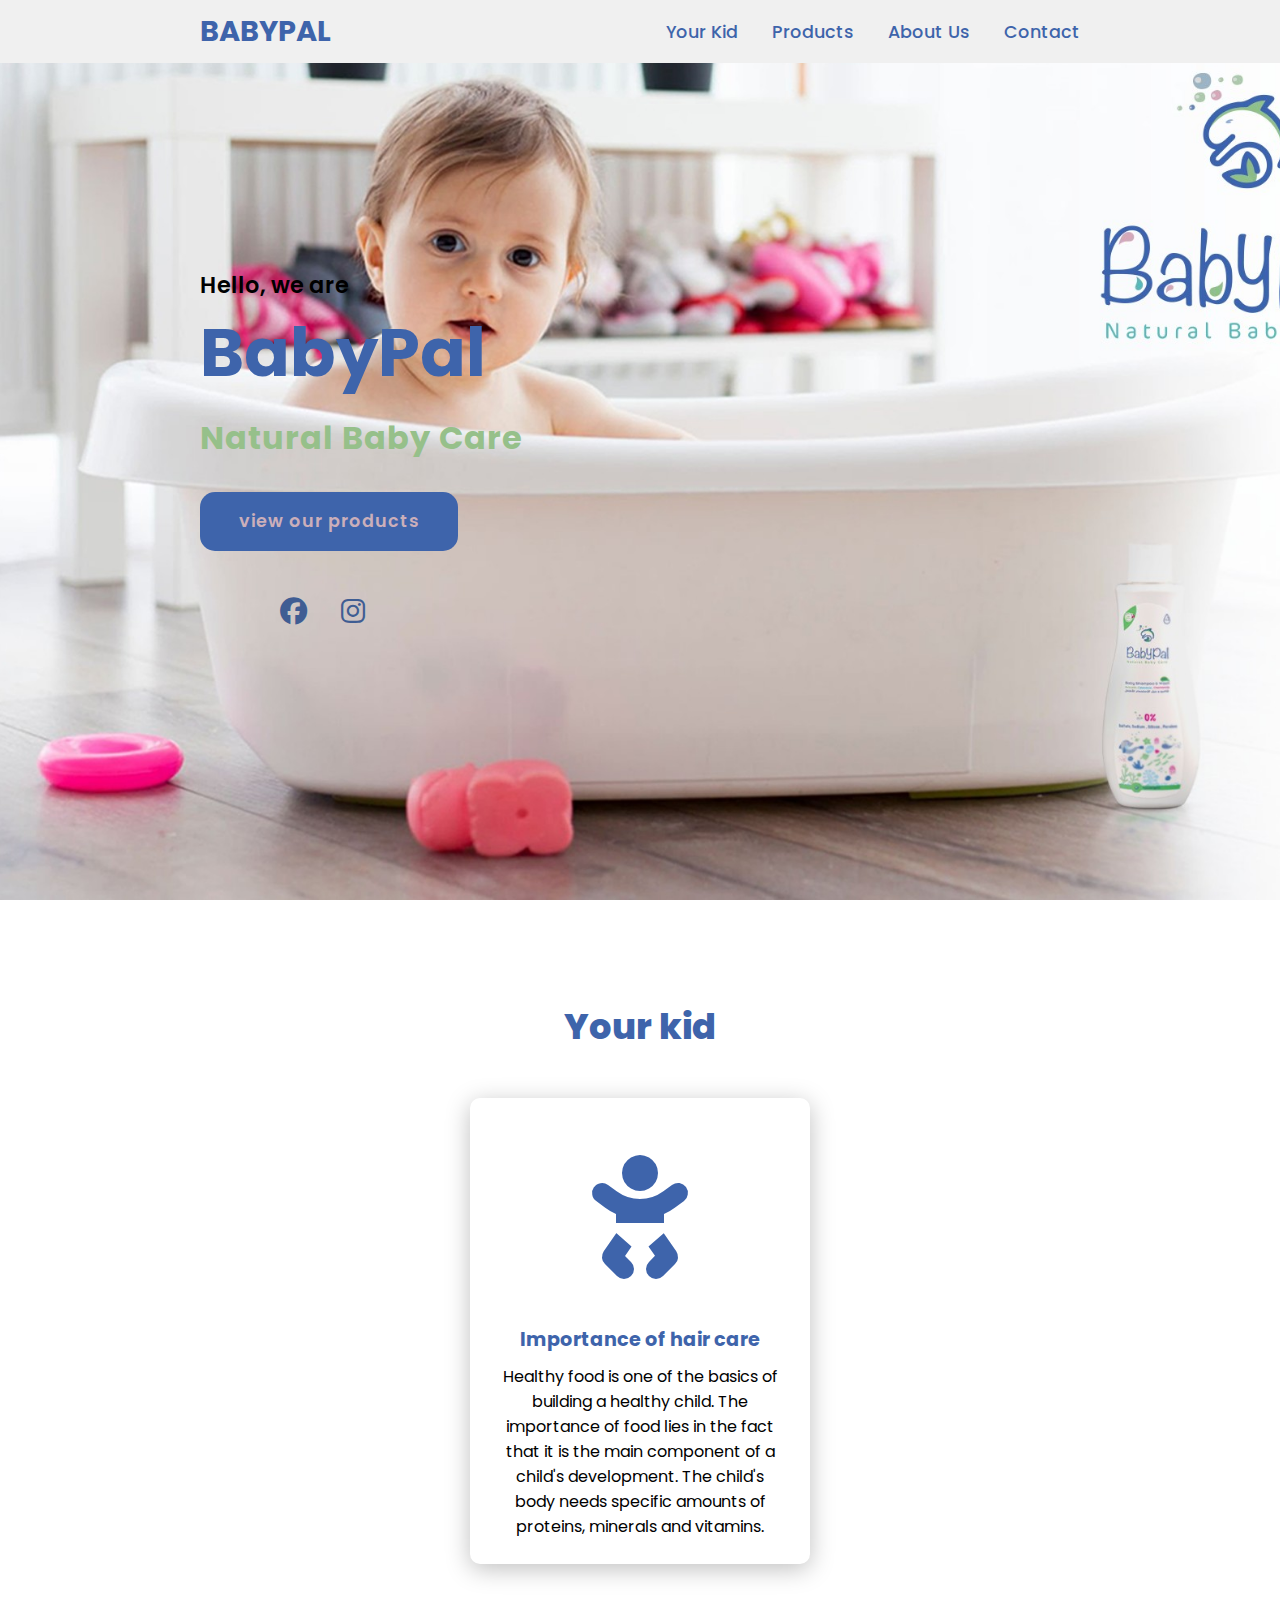
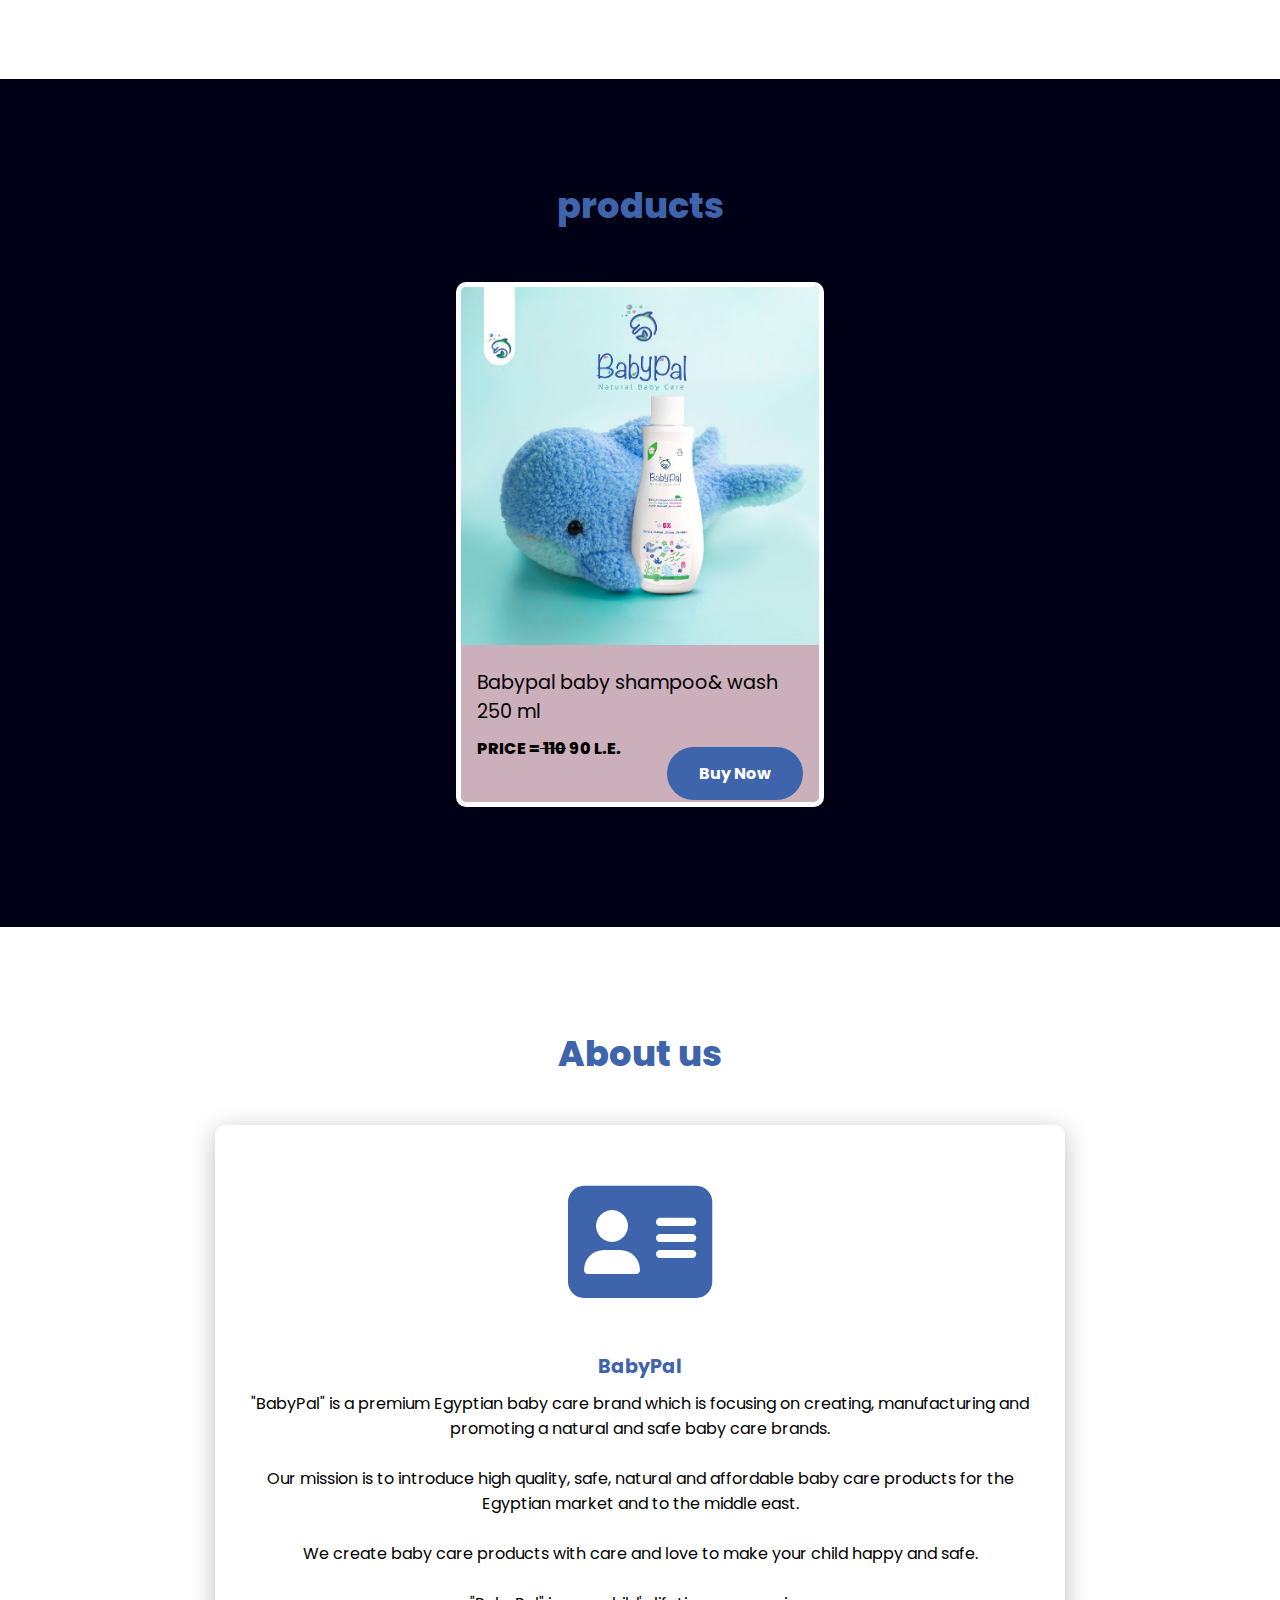
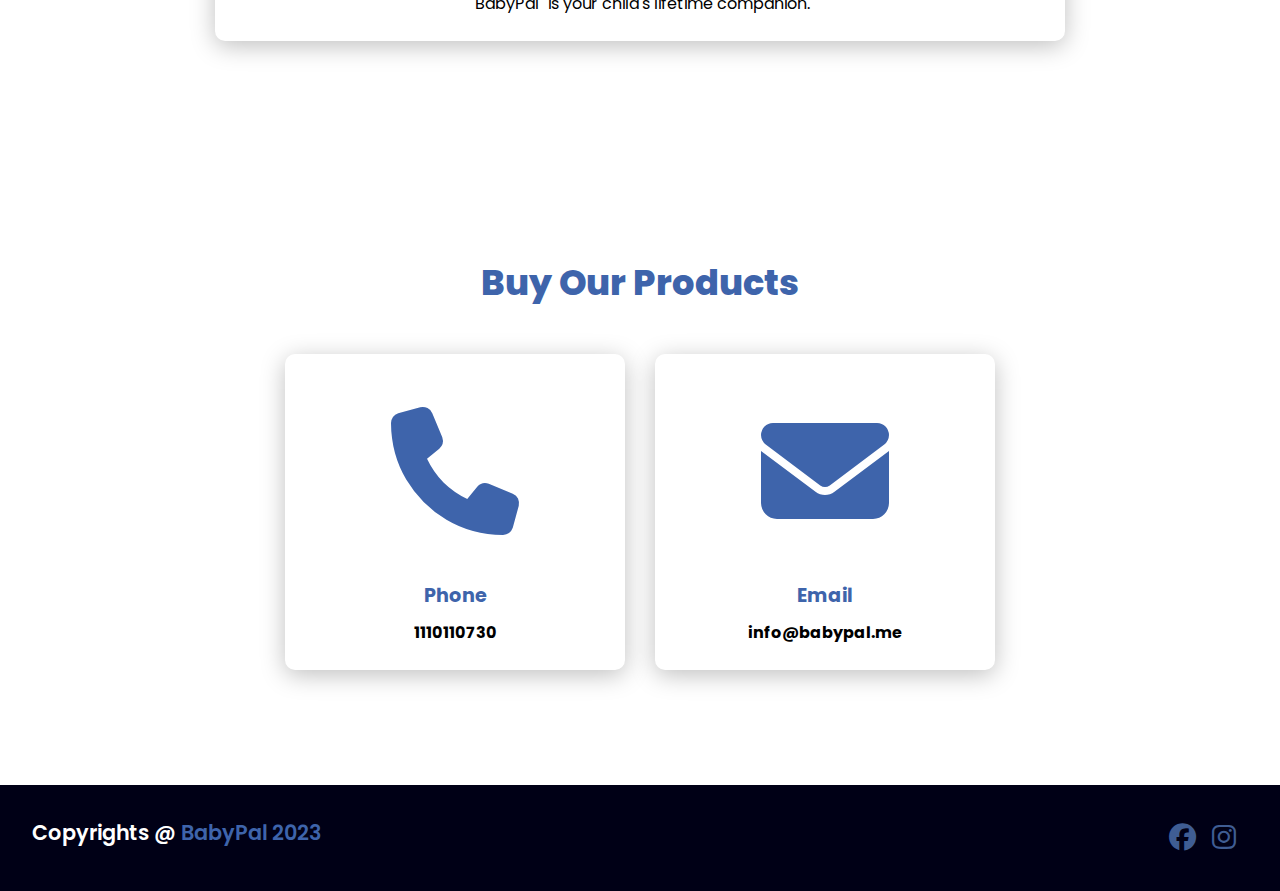
<file: index.html>
<!DOCTYPE html>
<html lang="en">
<head>
    <meta charset="UTF-8">
    <meta http-equiv="X-UA-Compatible" content="IE=edge">
    <meta name="viewport" content="width=device-width, initial-scale=1.0">
    <link rel="stylesheet" href="https://cdnjs.cloudflare.com/ajax/libs/font-awesome/6.2.1/css/all.min.css">
    <link rel="stylesheet" href="style.css">
    <title>BabyPal</title>
</head>
<body>

<header>
    <a href="#" class="logo">BabyPal</a>
    <nav class="navigation">
        <a href="#Your-Kid">your kid</a>
        <a href="#products">products</a>
        <a href="#about-us">about us</a>
        <a href="#contact">contact</a>
    </nav>
</header>

<section class="main">
    <div>
        <h2>Hello, we are<br><span>BabyPal</span></br></h2>
        <h3>Natural Baby Care</h3>
        <a href="#products" class="main-btn">view our products</a>
        <div class="social-icons">
            <a href="https://www.facebook.com/Babypaleg"><i class="fa-brands fa-facebook"></i></a>
            <a href="https://www.instagram.com/babypaleg"><i class="fa-brands fa-instagram"></i></a>
        </div>
    </div>
</section>

<section class="cards" id="Your-Kid">
    <h2 class="title">Your kid</h2>
    <div class="content">

        <div class="card">
            <div class="icon">
                <i class="fa-solid fa-baby"></i>
            </div>
            <div class="info">
                <h3>Importance of hair care</h3>
                <p>Healthy food is one of the basics of building a healthy child. The importance of food lies in the fact that it is the main component of a child's development. The child's body needs specific amounts of proteins, minerals and vitamins.</p>
            </div>
        </div>

    </div>
</section>

<section class="products" id="products">
    <h2 class="title">products</h2>
    <div class="content">

        <div class="products-card">
            <div class="product-image">
                <img src="images/babypal2.jpg" />
            </div>
            <div class="product-info">
                <p class="product-name">
                    Babypal baby shampoo& wash 250 ml</p>
                <strong class="price">
                    <span>Price =<s> 110</s> 90 L.E.</span>
                </strong>
                <a href="BuyNow.html" class="btn">Buy Now</a>
            </div>
        </div>

    </div>
</section>

<section class="about-us" id="about-us">
    <h2 class="title">About us</h2>
    <div class="content">

        <div class="card-us">
            <div class="icon">
                <i class="fa-solid fa-address-card"></i>
            </div>
            <div class="info">
                <h3>BabyPal</h3>
                <p>"BabyPal" is a premium Egyptian baby care brand which is focusing on creating, manufacturing and promoting a natural and safe baby care brands.</br>

                    <br>Our mission is to introduce high quality, safe, natural and affordable baby care products for the Egyptian market and to the middle east.</br>
                    
                    <br>We create baby care products with care and love to make your child happy and safe.</br>
                    
                    <br>"BabyPal" is your child's lifetime companion.</br></p>
            </div>
        </div>

    </div>
</section>

<section class="cards" id="contact">
    <h2 class="title">Buy Our Products</h2>
    <div class="content">

        <div class="card">
            <div class="icon">
                <i class="fa-solid fa-phone"></i>
            </div>
            <div class="info">
                <h3>Phone</h3>
                <strong>1110110730</strong>
            </div>
        </div>

        <div class="card">
            <div class="icon">
                <i class="fa-solid fa-envelope"></i>
            </div>
            <div class="info">
                <h3>Email</h3>
                <strong>info@babypal.me</strong>
            </div>
        </div>

    </div>
</section>

<footer class="footer">
    <p class="footer-title">Copyrights @ <span>BabyPal 2023</span></p>
    <div class="social-icons">
        <a href="https://www.facebook.com/Babypaleg"><i class="fa-brands fa-facebook"></i></a>
        <a href="https://www.instagram.com/babypaleg"><i class="fa-brands fa-instagram"></i></a>
    </div>
</footer>



</body>
</html>
</file>
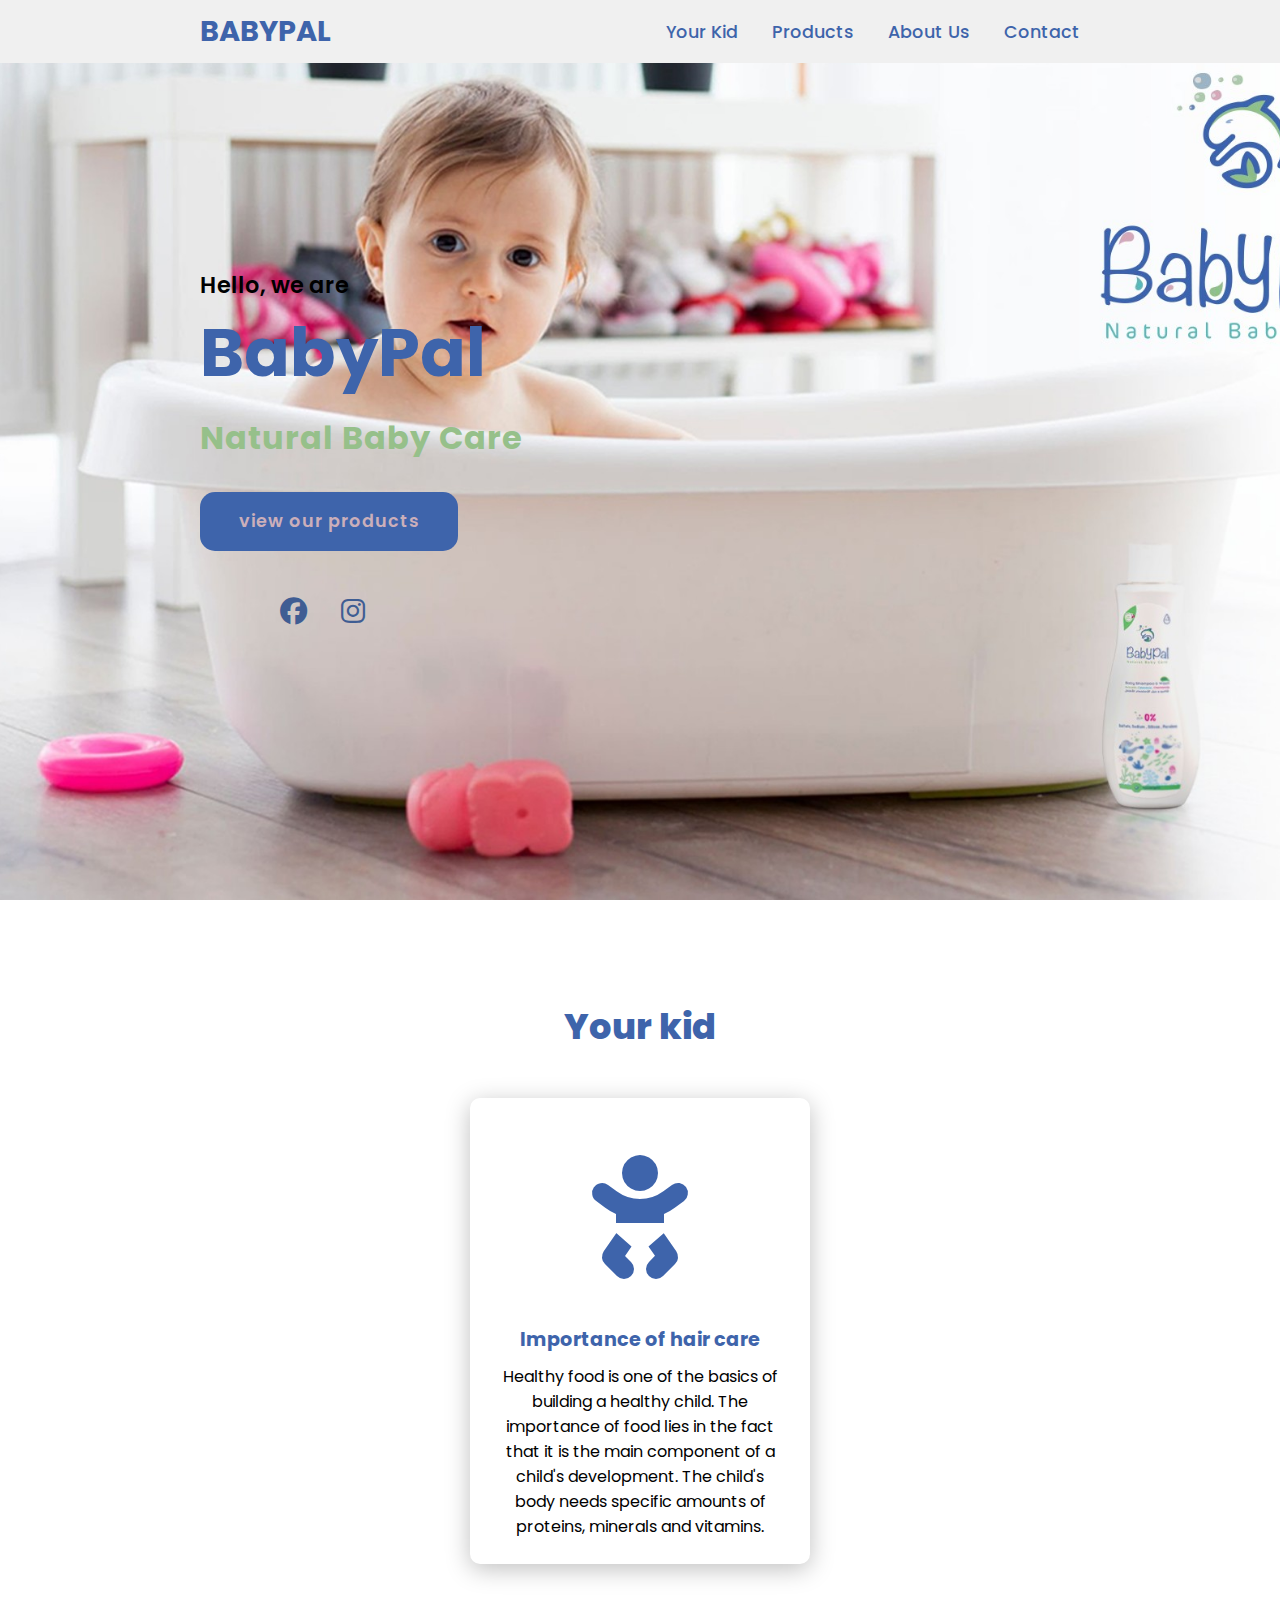
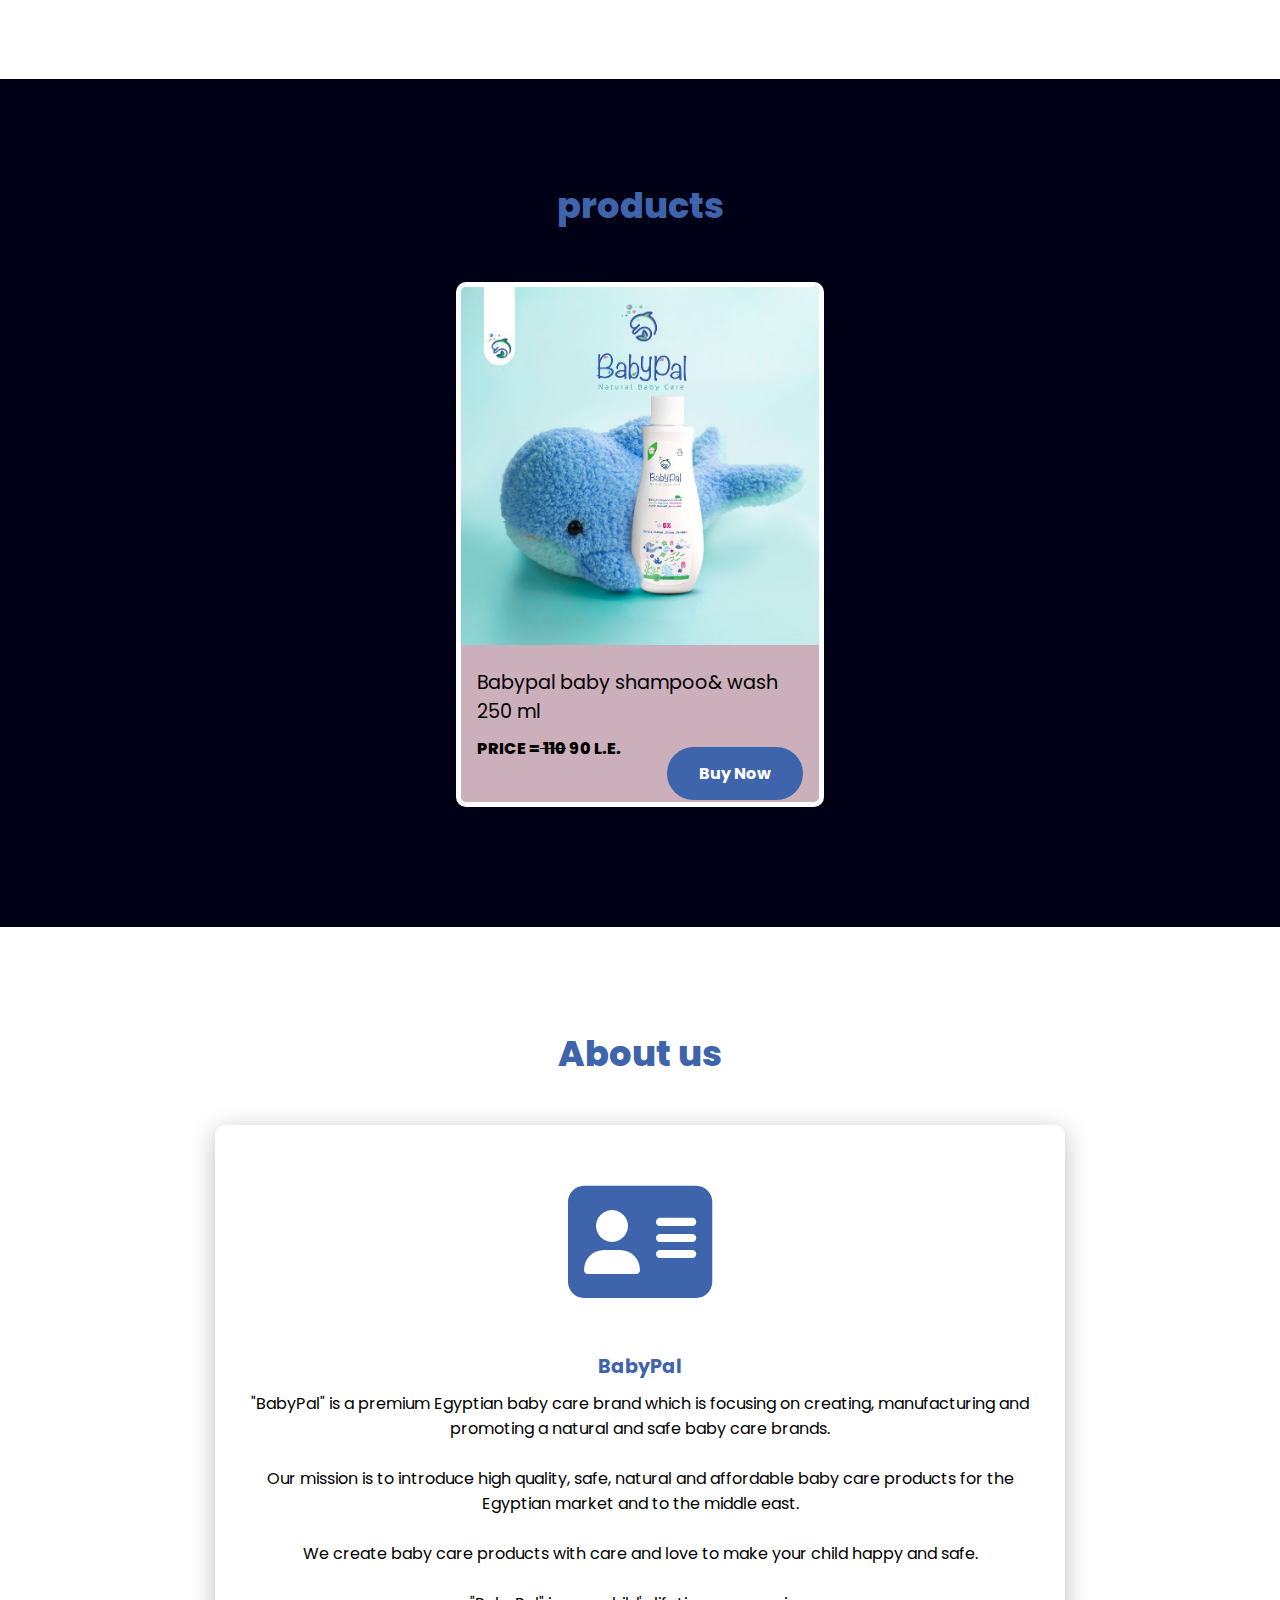
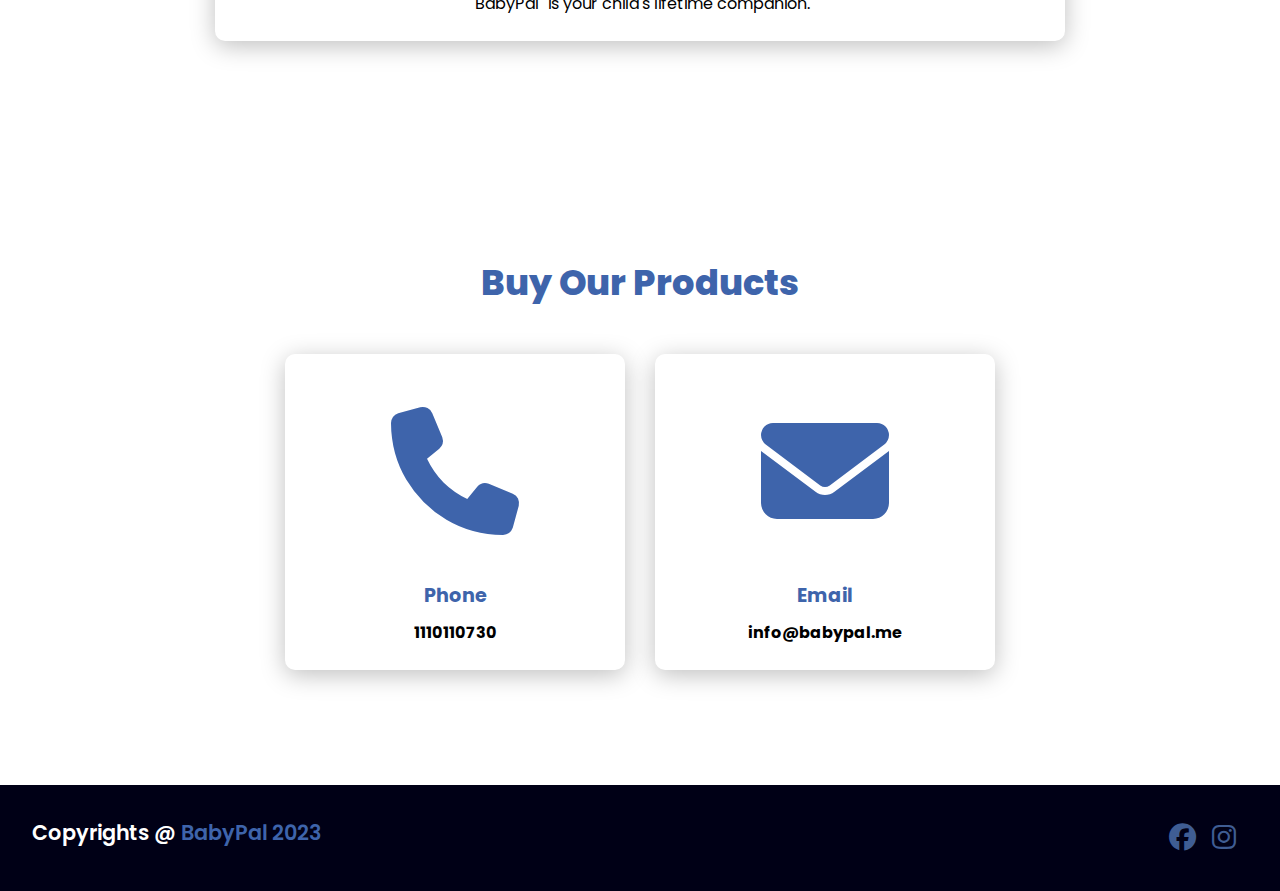
<file: BabyPal.html>
<!DOCTYPE html>
<html lang="en">
<head>
    <meta charset="UTF-8">
    <meta http-equiv="X-UA-Compatible" content="IE=edge">
    <meta name="viewport" content="width=device-width, initial-scale=1.0">
    <link rel="stylesheet" href="https://cdnjs.cloudflare.com/ajax/libs/font-awesome/6.2.1/css/all.min.css">
    <link rel="stylesheet" href="style.css">
    <title>BabyPal</title>
</head>
<body>

<header>
    <a href="#" class="logo">BabyPal</a>
    <nav class="navigation">
        <a href="#Your-Kid">your kid</a>
        <a href="#products">products</a>
        <a href="#about-us">about us</a>
        <a href="#contact">contact</a>
    </nav>
</header>

<section class="main">
    <div>
        <h2>Hello, we are<br><span>BabyPal</span></br></h2>
        <h3>Natural Baby Care</h3>
        <a href="#products" class="main-btn">view our products</a>
        <div class="social-icons">
            <a href="https://www.facebook.com/Babypaleg"><i class="fa-brands fa-facebook"></i></a>
            <a href="https://www.instagram.com/babypaleg"><i class="fa-brands fa-instagram"></i></a>
        </div>
    </div>
</section>

<section class="cards" id="Your-Kid">
    <h2 class="title">Your kid</h2>
    <div class="content">

        <div class="card">
            <div class="icon">
                <i class="fa-solid fa-baby"></i>
            </div>
            <div class="info">
                <h3>Importance of hair care</h3>
                <p>Healthy food is one of the basics of building a healthy child. The importance of food lies in the fact that it is the main component of a child's development. The child's body needs specific amounts of proteins, minerals and vitamins.</p>
            </div>
        </div>

    </div>
</section>

<section class="products" id="products">
    <h2 class="title">products</h2>
    <div class="content">

        <div class="products-card">
            <div class="product-image">
                <img src="images/babypal2.jpg" />
            </div>
            <div class="product-info">
                <p class="product-name">
                    Babypal baby shampoo& wash 250 ml</p>
                <strong class="price">
                    <span>Price =<s> 110</s> 90 L.E.</span>
                </strong>
                <a href="BuyNow.html" class="btn">Buy Now</a>
            </div>
        </div>

    </div>
</section>

<section class="about-us" id="about-us">
    <h2 class="title">About us</h2>
    <div class="content">

        <div class="card-us">
            <div class="icon">
                <i class="fa-solid fa-address-card"></i>
            </div>
            <div class="info">
                <h3>BabyPal</h3>
                <p>"BabyPal" is a premium Egyptian baby care brand which is focusing on creating, manufacturing and promoting a natural and safe baby care brands.</br>

                    <br>Our mission is to introduce high quality, safe, natural and affordable baby care products for the Egyptian market and to the middle east.</br>
                    
                    <br>We create baby care products with care and love to make your child happy and safe.</br>
                    
                    <br>"BabyPal" is your child's lifetime companion.</br></p>
            </div>
        </div>

    </div>
</section>

<section class="cards" id="contact">
    <h2 class="title">Buy Our Products</h2>
    <div class="content">

        <div class="card">
            <div class="icon">
                <i class="fa-solid fa-phone"></i>
            </div>
            <div class="info">
                <h3>Phone</h3>
                <strong>1110110730</strong>
            </div>
        </div>

        <div class="card">
            <div class="icon">
                <i class="fa-solid fa-envelope"></i>
            </div>
            <div class="info">
                <h3>Email</h3>
                <strong>info@babypal.me</strong>
            </div>
        </div>

    </div>
</section>

<footer class="footer">
    <p class="footer-title">Copyrights @ <span>BabyPal 2023</span></p>
    <div class="social-icons">
        <a href="https://www.facebook.com/Babypaleg"><i class="fa-brands fa-facebook"></i></a>
        <a href="https://www.instagram.com/babypaleg"><i class="fa-brands fa-instagram"></i></a>
    </div>
</footer>



</body>
</html>
</file>
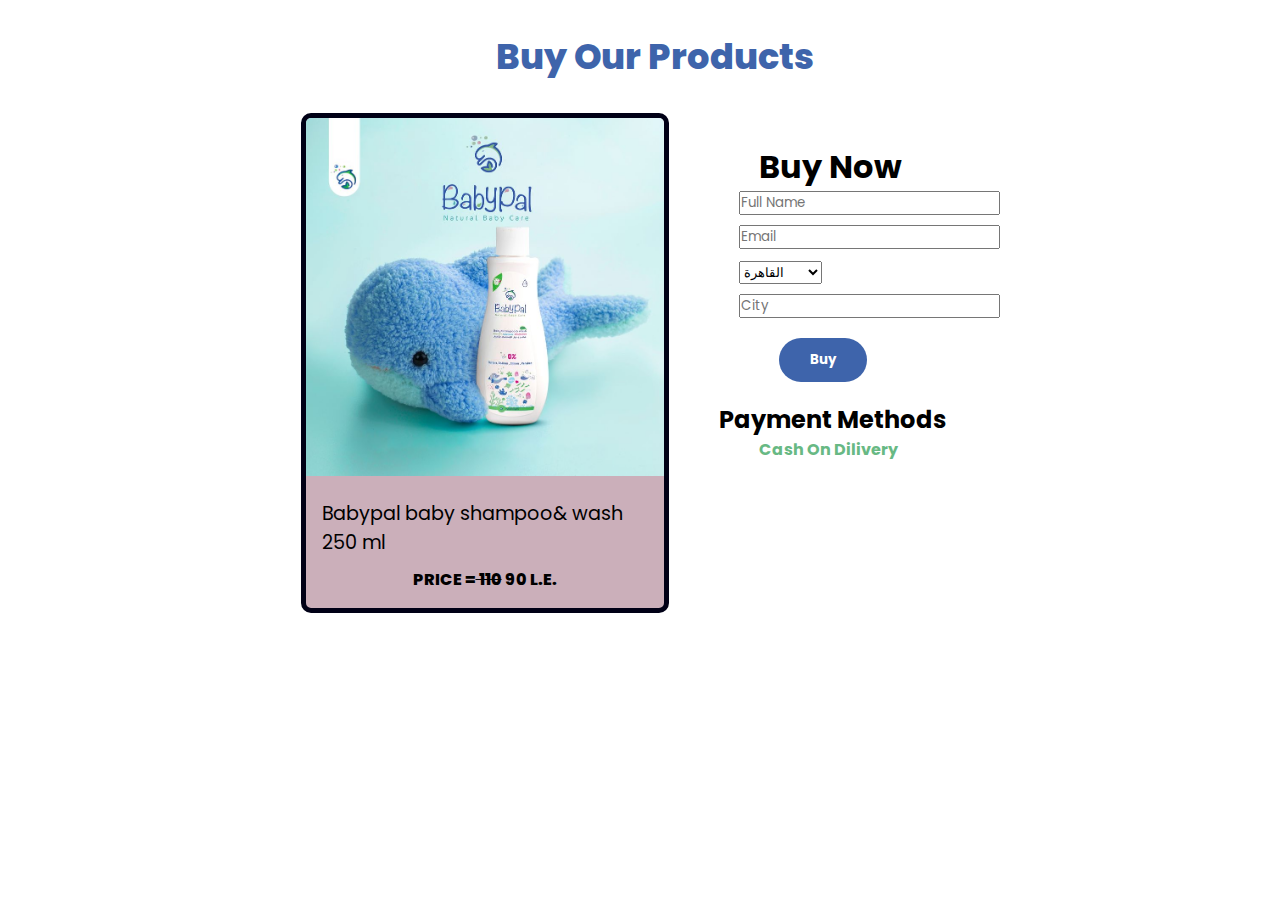
<file: BuyNow.html>
<!DOCTYPE html>
<html lang="en">
<head>
    <meta charset="UTF-8">
    <meta http-equiv="X-UA-Compatible" content="IE=edge">
    <meta name="viewport" content="width=device-width, initial-scale=1.0">
    <link rel="stylesheet" href="https://cdnjs.cloudflare.com/ajax/libs/font-awesome/6.2.1/css/all.min.css">
    <link rel="stylesheet" href="style2.css">
    <title>BabyPal - Buy Now</title>
</head>
<body>
    <h2 class="title">Buy Our Products</h2>
    <section class="products">
    
    <div class="products-card">
        <div class="product-image">
            <img src="images/babypal2.jpg" />
        </div>
        <div class="product-info">
            <p class="product-name">
                Babypal baby shampoo& wash 250 ml</p>
            <strong class="price">
                <span>Price =<s> 110</s> 90 L.E.</span>
            </strong>
        </div>
       
    </div>
    <div class="container">
        <h1>Buy Now</h1>
        <form action="https://formspree.io/f/meqwalkn" method="POST"  class="row">
            <input type="text" name="name" placeholder="Full Name" required>
            <input type="Email" name="Email" placeholder="Email" required>
            <select name="Governorate">
                <option>القاهرة</option>
                <option>الاسكندرية</option>
                <option>الإسماعيلية</option>
                <option>أسوان</option>
                <option>الدقهلية</option>
            </select>
            <input type="text" name="City" placeholder="City" required>
            <button type="submit" class="btn">Buy</button>
        </form>
        <h2>Payment Methods</h2>
        <h4 class="Green">Cash On Dilivery</h4>
    </div>
    </section>
</body>
</html>
</html>
</file>
<file: style.css>
@import url('https://fonts.googleapis.com/css2?family=Poppins:ital,wght@0,100;0,200;0,300;0,400;0,500;0,600;0,700;0,800;0,900;1,100;1,200;1,300;1,400;1,500;1,600;1,700;1,800;1,900&display=swap');

:root {
    --primaryColor: #3e64ab;
    --lightColor: #fff;
}

*{
    font-family: 'Poppins', sans-serif;;
    margin: 0;
    padding: 0;
    box-sizing: border-box;
    scroll-behavior: smooth;
}

header{
    background-color: #f0f0f0;
    width: 100%;
    position: fixed;
    z-index: 999;
    display: flex; 
    justify-content: space-between;
    align-items: center;
    padding: 10px 200px;
}

.logo{
    text-decoration: none;
    color: #3e64ab;
    text-transform: uppercase;
    font-weight: 700;
    font-size: 1.8em;
}

.navigation a{
    color: #3e64ab;
    text-decoration: none;
    font-size: 1.1em;
    font-weight: 500;
    padding-left: 30px;
    text-transform: capitalize;
}

.navigation a:hover{
    color: #cbafba;
}

section{
    padding: 100px 200px;
}

.main{
    width: 100%;
    min-height: 100vh;
    display: flex;
    align-items: center;
    background: url(images/bg2.jpg) no-repeat;
    background-size: cover;
    background-position: center;
    background-attachment: fixed;
}

.main h2{
    color: #000;
    font-size: 1.4em;
    font-weight: 600;
}

.main h2 span {
    display: inline;
    color: #3e64ab;
    font-size: 3em;
    font-weight: 700;
    margin-top: 10px;
}

.main h3{
    color: #96c08a;
    font-size: 2em;
    font-weight: 700;
    letter-spacing: 1px;
    margin-top: 10px;
    margin-bottom: 30px;
}

.main-btn{
    color: #cbafba;
    background-color: #3e64ab;
    text-decoration: none;
    font-size: 1.1em;
    font-weight: 600;
    display: inline-block;
    padding: 0.9375em 2.1875em;
    letter-spacing: 1px;
    border-radius: 15px;
    margin-bottom: 40px;
    transition: 0.7s ease;
}

.main-btn:hover {
    background-color: #3f5d93;
    transform: scale(1.1);
}


.social-icons{
    margin-left: 80px;
}


.social-icons a {
    color: #3f5d93;
    font-size: 1.7em;
    padding-right: 30px;
}

.title {
    display: flex;
    justify-content: center;
    color: #3e64ab;
    font-size: 2.2em;
    font-weight: 800;
    margin-bottom: 30px;
}

.content {
    display: flex;
    justify-content: center;
    flex-direction: row;
    flex-wrap: wrap;
}

.card {
    background-color: #fff;
    width: 21.25em;
    box-shadow: 0 5px 25px rgba(1 1 1 / 25%);
    border-radius: 10px;
    padding: 25px;
    margin: 15px;
    transition: 0.7s ease;
}

.card:hover {
    transform: scale(1.1);
}

.icon {
    color: #3e64ab;
    font-size: 8em;
    text-align: center;
}


.info {
    text-align: center;
}


.info h3 {
    color: #3e64ab;
    font-size: 1.2em;
    font-weight: 700;
    margin: 10px;
}

.products {
    background-color: #000016;
}

.products .content {
    margin-top: 30px;
}

.products-card {
    background-color: #cbafba;
    border: 5px solid #fff;
    min-height: 14em;
    width: 23em;
    overflow: hidden;
    border-radius: 10px;
    margin: 20px;
    transition: 0.7s ease;
}

.product-image img{
    width: 100%;
}

.products-card:hover {
    transform: scale(1.1);
}

.products-card:hover .product-image {
    opacity: 0.9;
}

.product-info {
    padding: 1em;
}

.product-name {
    font-size: 1.2em;
    color: #000;
}

.price {
    display: flex;
    text-transform: uppercase;
    font-weight: 800;
    margin-top: 10px;
}

.btn {
    background-color: var(--primaryColor);
    border-radius: 30px;
    border: 2px solid transparent;
    padding: 0.81rem 1.87rem;
    text-decoration: none;
    text-transform: capitalize;
    color: var(--lightColor);
    font-weight: bold;
    margin-left: 190px;
    transition: 0.4s;
}

.btn:hover {
    background-color: transparent;
    border: 2px solid var(--primaryColor);
}

.card-us {
    background-color: #fff;
    width: 55em;
    box-shadow: 0 5px 25px rgba(1 1 1 / 25%);
    border-radius: 10px;
    padding: 25px;
    margin: 15px;
    transition: 0.7s ease;
}

.card-us:hover {
    transform: scale(1.1);
}

.contact .icon {
    font-size: 4.5em;
}

.contact .info h3 {
    color: #000;
}

.contact .info p {
    font-size: 1.5em;
}

.footer {
    background-color: #000016;
    color: #fff;
    padding: 2em;
    display: flex;
    justify-content: space-between;
}

.footer-title {
    font-size: 1.3em;
    font-weight: 600;
}

.footer-title span {
    color: #3e64ab;
}

.footer .social-icons a {
    font-size: 1.7em;
    padding: 0 12px 0 0;
}

@media (max-width: 1023px) {
    header{
        padding: 10px 15px;
    }

    .logo{
        font-size: 1.1em;
    }

    .navigation a{
        padding-left: 10px;
        font-size: 1.0em;
    }

    .title{
        font-size: 1.8em;
    }

    section{
        padding: 80px 20px;
    }

    .main-content h2{
        font-size: 1em;
    }

    .main-content h3{
        font-size: 1.6em;
    }

    .main .content{
        flex-direction: column;
        align-items: center;
    }


}

@media (max-width: 641px) {
    body{
        font-size: 12px;
    }

    .main-content h2{
        font-size: 0.8em;
    }

    .main-content h3{
        font-size: 1.4em;
    }

    .btn {
        margin-left: 120px;
    }
}

@media (max-width: 300px) {
    body{
        font-size: 8px;
    }

        .main-content h2{
        font-size: 0.5em;
    }

    .main-content h3{
        font-size: 1.1em;
    }
}
</file>
<file: style2.css>
@import url('https://fonts.googleapis.com/css2?family=Poppins:ital,wght@0,100;0,200;0,300;0,400;0,500;0,600;0,700;0,800;0,900;1,100;1,200;1,300;1,400;1,500;1,600;1,700;1,800;1,900&display=swap');

:root {
    --primaryColor: #3e64ab;
    --lightColor: #fff;
}

*{
    font-family: 'Poppins', sans-serif;;
    margin: 0;
    padding: 0;
    box-sizing: border-box;
    scroll-behavior: smooth;
}

.products {
    display: flex;
    justify-content: center;
}

.products .content {
    margin-top: 30px;
}

.products-card {
    background-color: #cbafba;
    border: 5px solid #000016;
    min-height: 14em;
    width: 23em;
    overflow: hidden;
    border-radius: 10px;
    margin: 20px;
    transition: 0.7s ease;
}

.products-card:hover {
    transform: scale(1.1);
}

.product-image img{
    width: 100%;
}

.product-info {
    padding: 1em;
}

.product-name {
    font-size: 1.2em;
    color: #000;
}

.price {
    display: flex;
    text-transform: uppercase;
    justify-content: center;
    font-weight: 800;
    margin-top: 10px;
}

.btn {
    background-color: var(--primaryColor);
    border-radius: 30px;
    border: 2px solid transparent;
    padding: 0.61rem 1.83rem;
    margin: 10px;
    text-decoration: none;
    text-transform: capitalize;
    color: var(--lightColor);
    font-weight: bold;
    align-items: center;
    transition: 0.4s;
}

.btn:hover {
    background-color: transparent;
    border: 2px solid var(--primaryColor);
    color: #000;
}

.title {
    display: flex;
    justify-content: center;
    color: #3e64ab;
    font-size: 2.2em;
    font-weight: 800;
    margin-bottom: 10px;
    margin-top: 30px;
}

.container {
    margin-top: 50px;
    align-items: center;
}

.Green {
    color: #68B984;
    margin-left: 70px;
}

.icon {
    color: #68B984;
    font-size: 8em;
}

.row {
    margin-left: 50px;
}

.btn{
    margin-left: 40px;
    margin-bottom: 20px;
}

select {
    margin-bottom: 10px;
}

input {
    display: flex;
    flex-direction: column;
    margin-bottom: 10px;
}

h1{
    margin-left: 70px;
}

h2 {
    margin-left: 30px;
}

@media (max-width: 641px) {
    body{
        font-size: 12px;
    }

    .container {
        margin-top: 50px;
        align-items: center;
    }
    
    .Green {
        color: #68B984;
        margin-left: 10px;
    }
    
    .icon {
        color: #68B984;
        font-size: 8em;
    }
    
    .row {
        margin-left: 5px;
    }
    
    .btn{
        margin-left: 10px;
        margin-bottom: 20px;
    }
    
    select {
        margin-bottom: 10px;
    }
    
    input {
        display: flex;
        flex-direction: column;
        margin-bottom: 10px;
    }
    
    h1{
        margin-left: 30px;
    }
    
    h2 {
        margin-left: 20px;
    }

    .products-card {
        background-color: #cbafba;
        border: 5px solid #000016;
        min-height: 14em;
        width: 23em;
        overflow: hidden;
        border-radius: 10px;
        margin: 20px;
        transition: 0.7s ease;
    }

}

@media (max-width: 300px) {
    body{
        font-size: 8px;
    }

    .container {
        margin-top: 50px;
        align-items: center;
        font-size: 10px;
    }
    
    .Green {
        color: #68B984;
        margin-left: 12px;
    }
    
    .icon {
        color: #68B984;
        font-size: 8em;
    }
    
    .row {
        margin-left: 5px;
    }
    
    .btn{
        margin-left: 10px;
        margin-bottom: 5px;
        font-size: 10px;
    }
    
    select {
        margin-bottom: 10px;
        font-size: 10px;
    }
    
    input {
        display: flex;
        flex-direction: column;
        margin-bottom: 10px;
        font-size: 10px;
    }
    
    h1{
        margin-left: 30px;
    }
    
    h2 {
        margin-left: 20px;
    }

    .products-card {
        background-color: #cbafba;
        border: 5px solid #000016;
        min-height: 14em;
        width: 23em;
        overflow: hidden;
        border-radius: 10px;
        margin: 20px;
        transition: 0.7s ease;
    }
}
</file>
